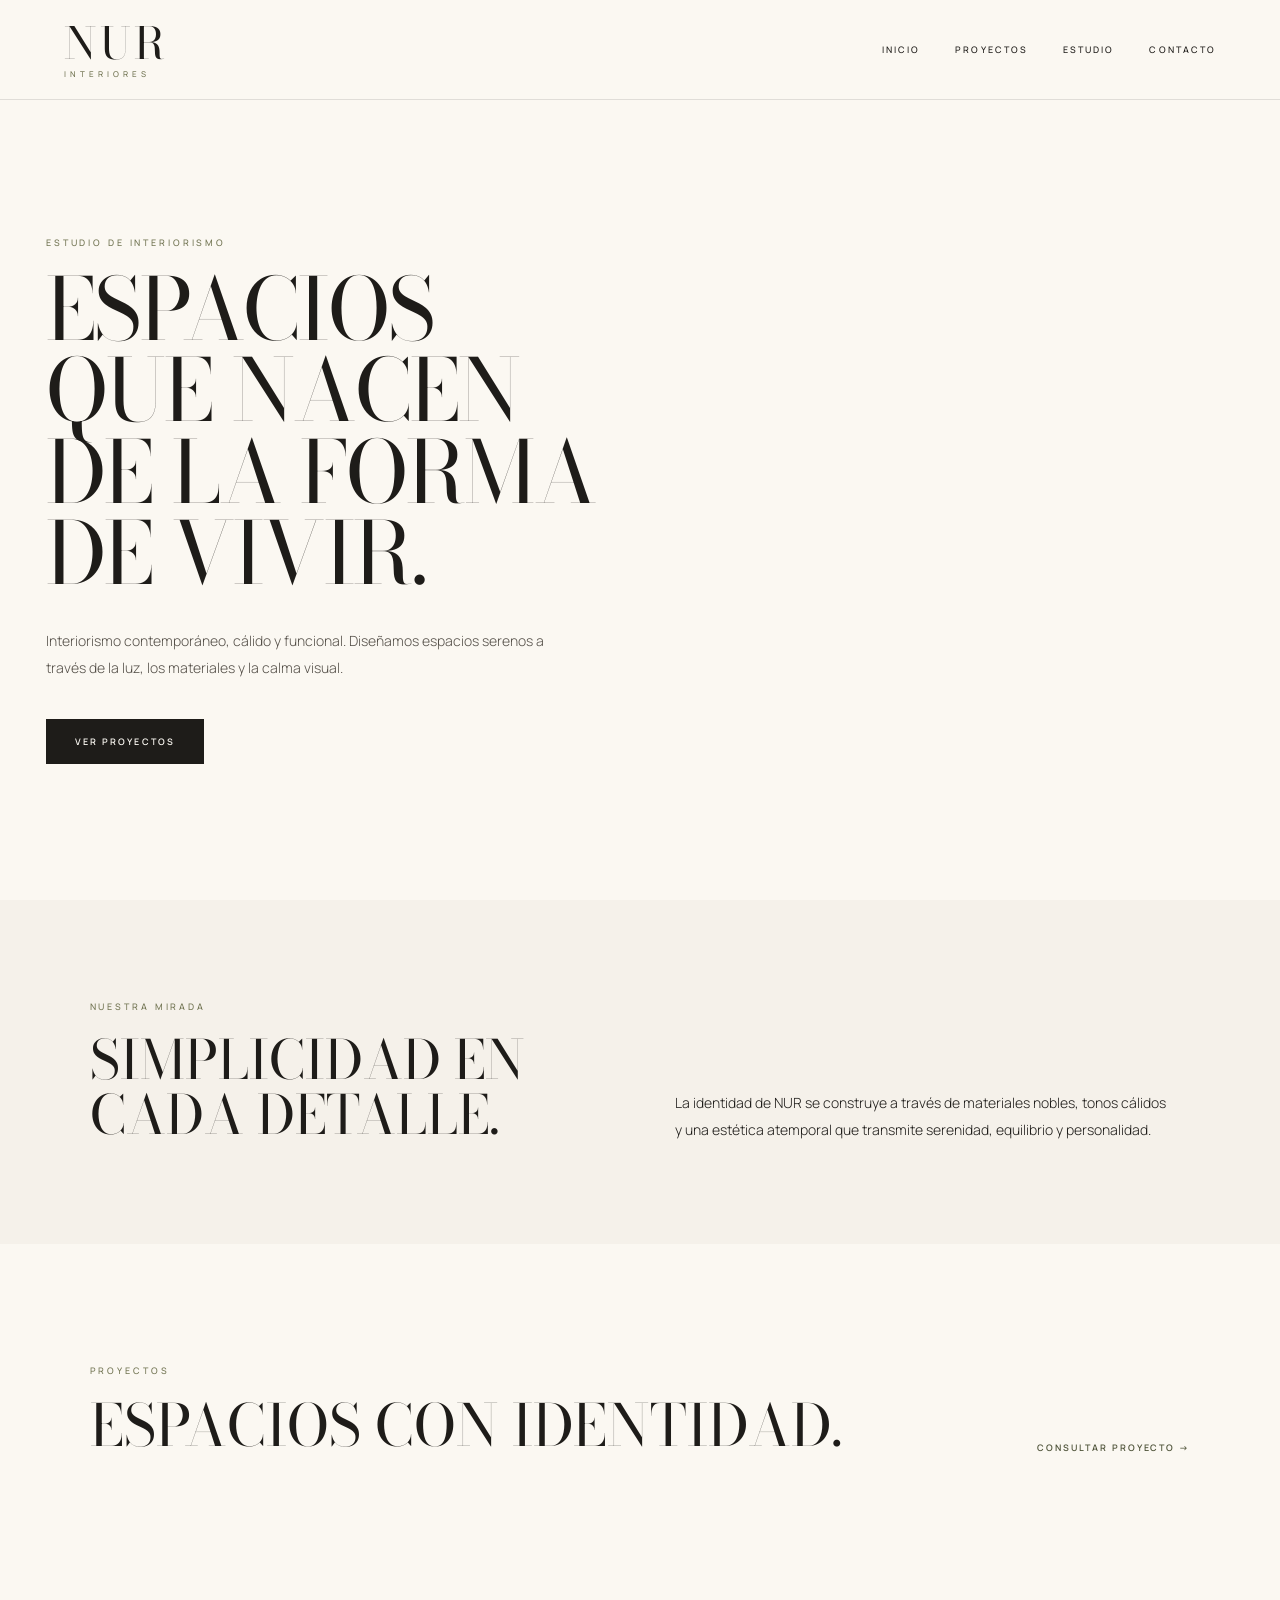
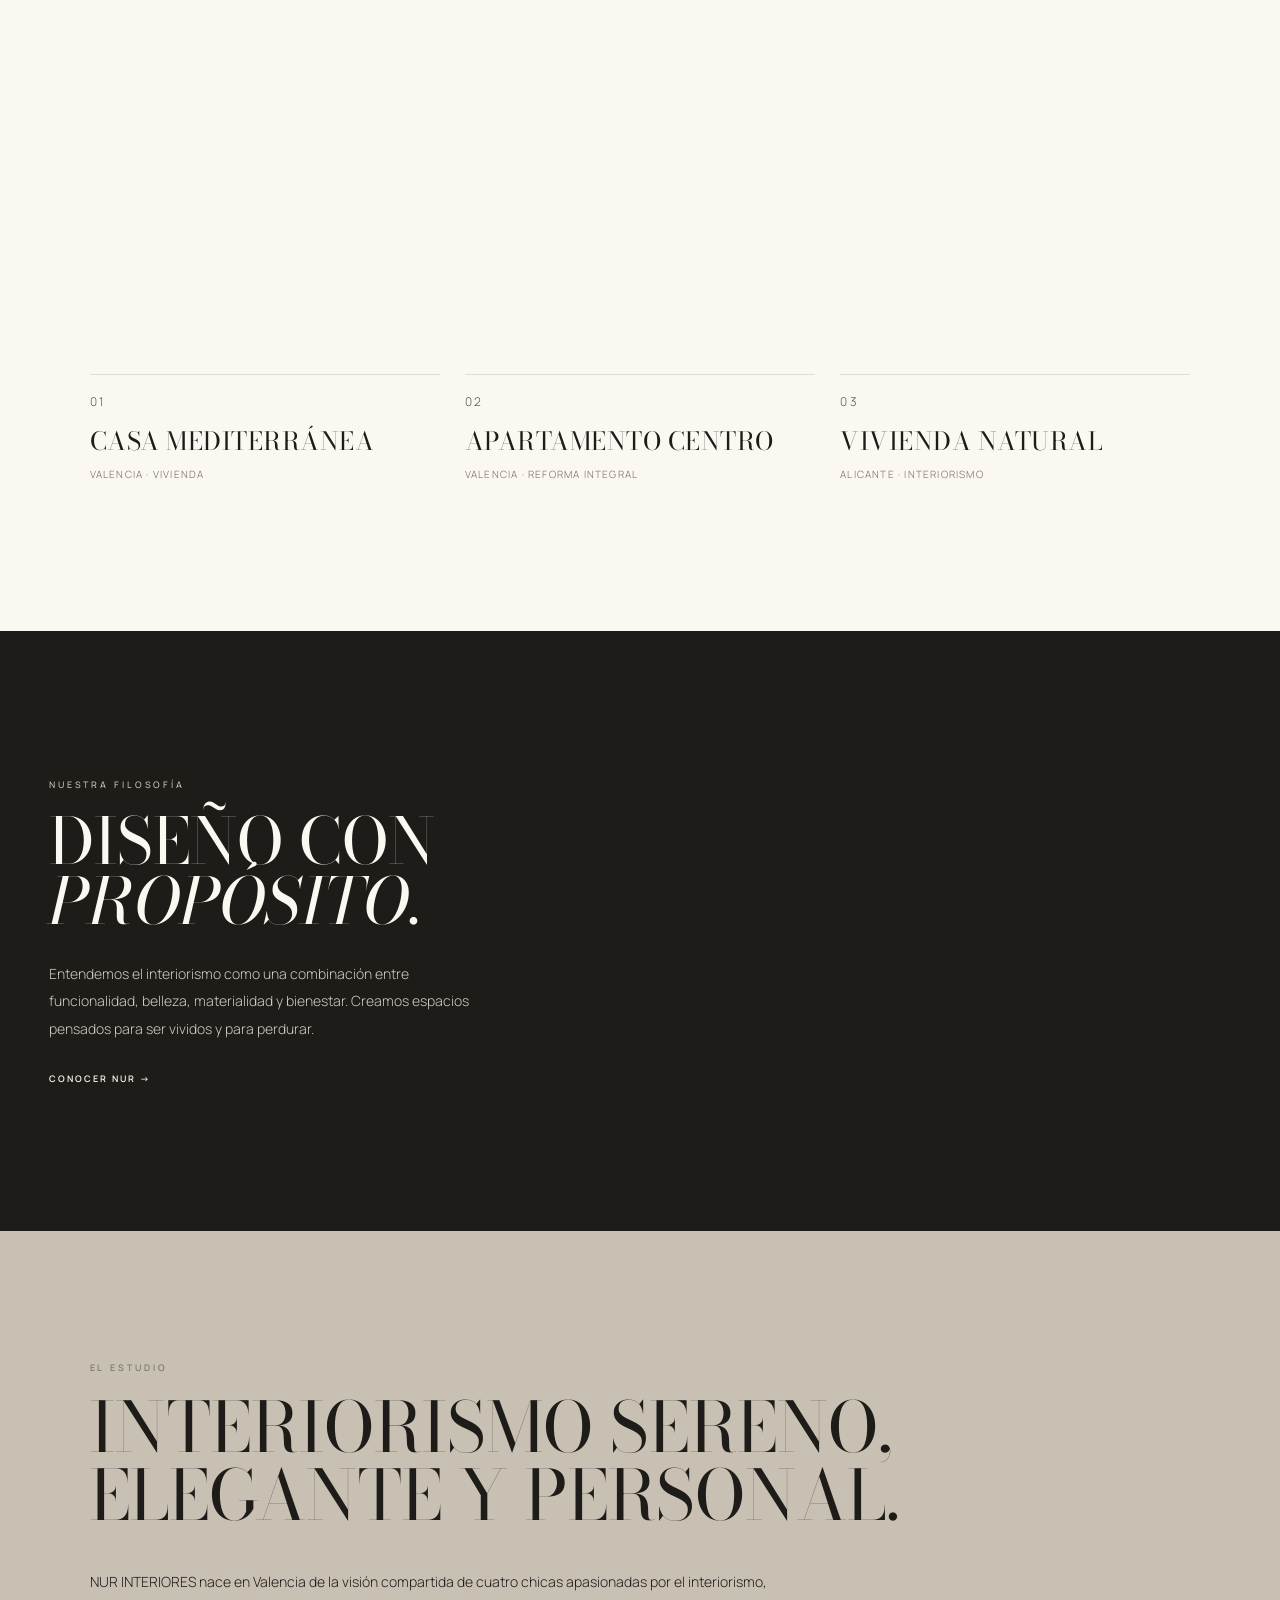
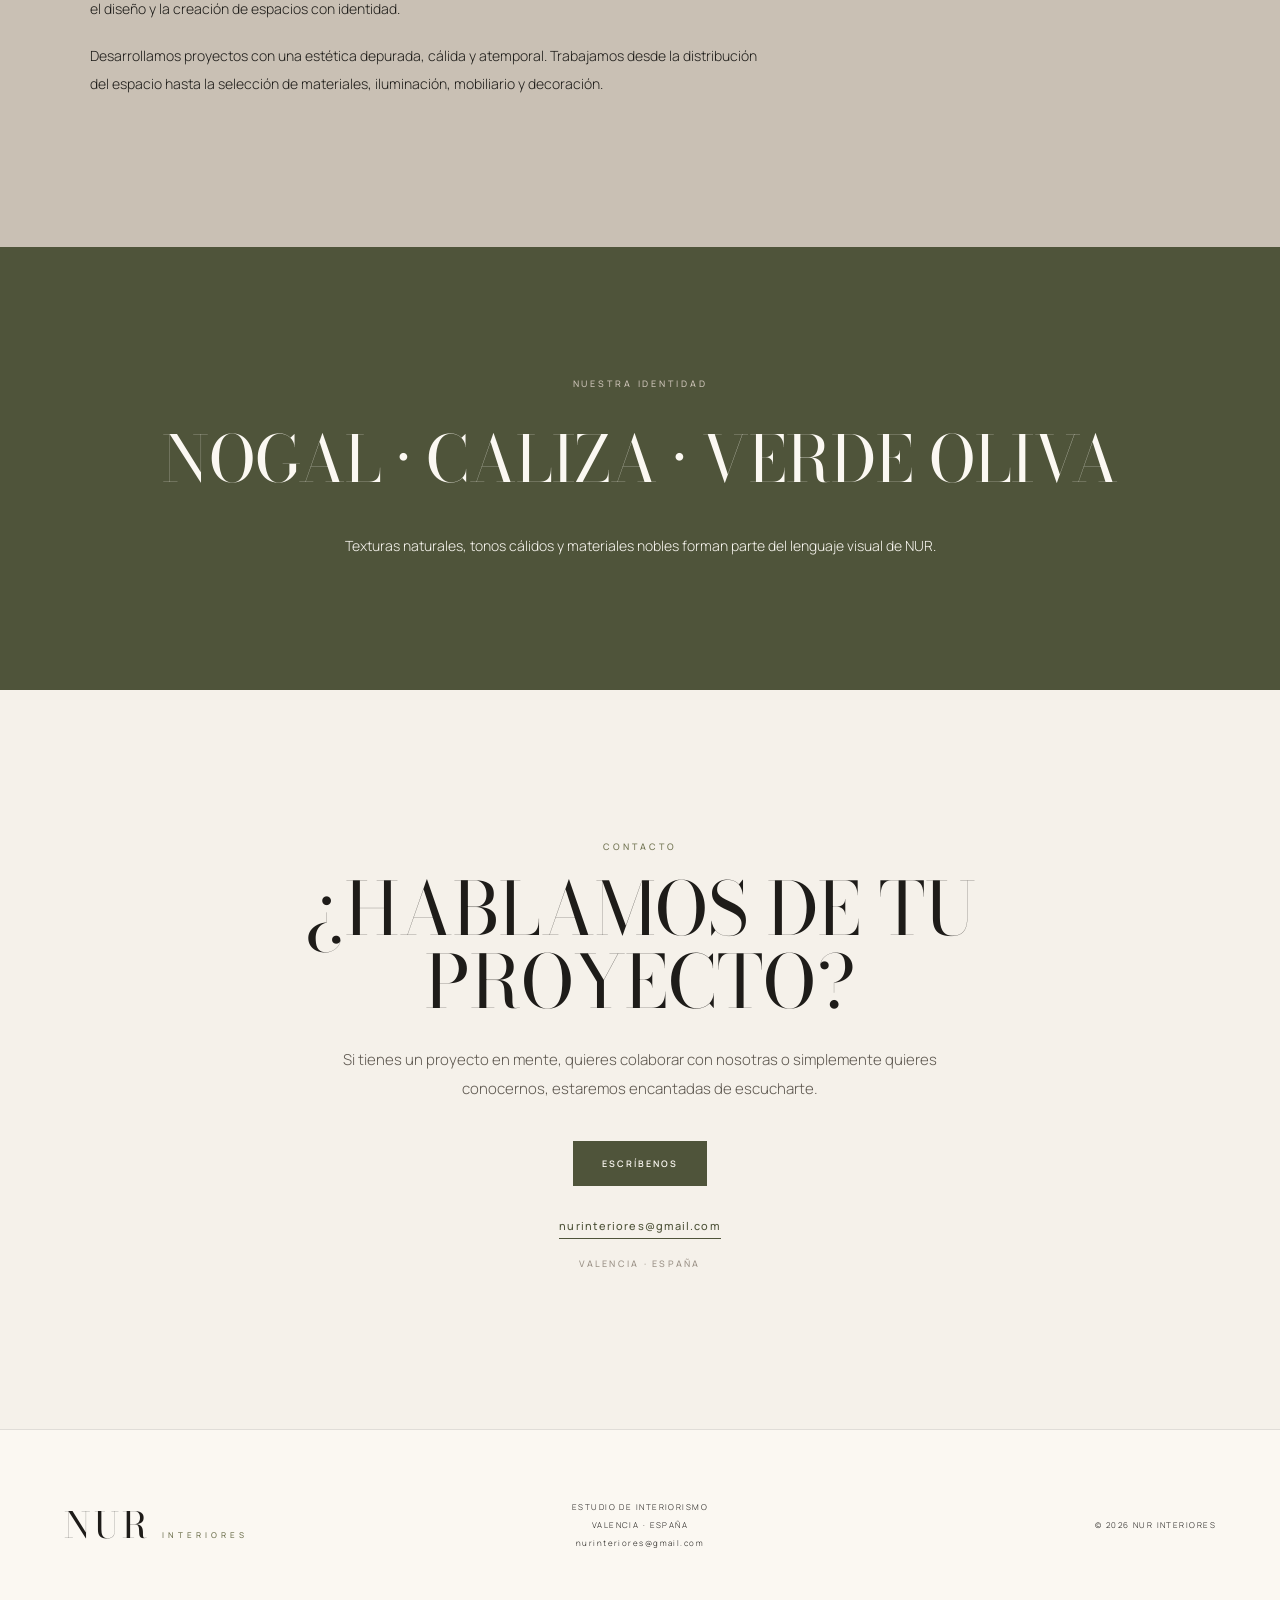
<file: index.html>
<!DOCTYPE html>
<html lang="es">

<head>
  <meta charset="UTF-8">
  <meta name="viewport" content="width=device-width, initial-scale=1.0">

  <title>NUR INTERIORES</title>

  <link rel="stylesheet" href="style.css">
</head>

<body>

  <!-- CABECERA -->

  <header class="site-header">

    <a href="index.html" class="brand">
      <span class="brand-main">NUR</span>
      <span class="brand-sub">INTERIORES</span>
    </a>

    <nav class="main-nav">
      <a href="#inicio">INICIO</a>
      <a href="#proyectos">PROYECTOS</a>
      <a href="#estudio">ESTUDIO</a>
      <a href="#contacto">CONTACTO</a>
    </nav>

  </header>


  <main>

    <!-- PORTADA -->

    <section class="hero" id="inicio">

      <div class="hero-text">

        <p class="eyebrow">
          ESTUDIO DE INTERIORISMO
        </p>

        <h1>
          ESPACIOS QUE NACEN<br>
          DE LA FORMA DE VIVIR.
        </h1>

        <p class="hero-description">
          Interiorismo contemporáneo, cálido y funcional.
          Diseñamos espacios serenos a través de la luz,
          los materiales y la calma visual.
        </p>

        <a href="#proyectos" class="button">
          VER PROYECTOS
        </a>

      </div>

      <div class="hero-image"></div>

    </section>


    <!-- INTRODUCCIÓN -->

    <section class="intro-block">

      <div class="intro-left">

        <p class="eyebrow">
          NUESTRA MIRADA
        </p>

        <h2>
          SIMPLICIDAD EN CADA DETALLE.
        </h2>

      </div>

      <div class="intro-right">

        <p>
          La identidad de NUR se construye a través de materiales nobles,
          tonos cálidos y una estética atemporal que transmite serenidad,
          equilibrio y personalidad.
        </p>

      </div>

    </section>


    <!-- PROYECTOS -->

    <section class="projects" id="proyectos">

      <div class="section-head">

        <div>

          <p class="eyebrow">
            PROYECTOS
          </p>

          <h2>
            ESPACIOS CON IDENTIDAD.
          </h2>

        </div>

        <a href="#contacto" class="text-link">
          CONSULTAR PROYECTO →
        </a>

      </div>


      <div class="project-grid">

        <!-- PROYECTO 01 -->

        <a href="proyectos/casa-mediterranea.html" class="project-card">

          <div class="project-image project-1"></div>

          <div class="project-info">

            <span class="project-number">
              01
            </span>

            <h3>
              CASA MEDITERRÁNEA
            </h3>

            <p>
              VALENCIA · VIVIENDA
            </p>

          </div>

        </a>


        <!-- PROYECTO 02 -->

        <a href="proyectos/apartamento-centro.html" class="project-card">

          <div class="project-image project-2"></div>

          <div class="project-info">

            <span class="project-number">
              02
            </span>

            <h3>
              APARTAMENTO CENTRO
            </h3>

            <p>
              VALENCIA · REFORMA INTEGRAL
            </p>

          </div>

        </a>


        <!-- PROYECTO 03 -->

        <a href="proyectos/vivienda-natural.html" class="project-card">

          <div class="project-image project-3"></div>

          <div class="project-info">

            <span class="project-number">
              03
            </span>

            <h3>
              VIVIENDA NATURAL
            </h3>

            <p>
              ALICANTE · INTERIORISMO
            </p>

          </div>

        </a>

      </div>

    </section>


    <!-- FILOSOFÍA -->

    <section class="philosophy">

      <div class="philosophy-text">

        <p class="eyebrow eyebrow-light">
          NUESTRA FILOSOFÍA
        </p>

        <h2>
          DISEÑO CON<br>
          <em>PROPÓSITO.</em>
        </h2>

        <p>
          Entendemos el interiorismo como una combinación entre
          funcionalidad, belleza, materialidad y bienestar.
          Creamos espacios pensados para ser vividos y para perdurar.
        </p>

        <a href="#estudio" class="text-link light">
          CONOCER NUR →
        </a>

      </div>

      <div class="philosophy-image"></div>

    </section>


    <!-- ESTUDIO -->

    <section class="studio" id="estudio">

      <p class="eyebrow">
        EL ESTUDIO
      </p>

      <h2>
        INTERIORISMO SERENO,<br>
        ELEGANTE Y PERSONAL.
      </h2>

      <p class="studio-text">
        NUR INTERIORES nace en Valencia de la visión compartida
        de cuatro chicas apasionadas por el interiorismo, el diseño
        y la creación de espacios con identidad.
      </p>

      <p class="studio-text">
        Desarrollamos proyectos con una estética depurada,
        cálida y atemporal. Trabajamos desde la distribución
        del espacio hasta la selección de materiales,
        iluminación, mobiliario y decoración.
      </p>

    </section>


    <!-- MATERIALES -->

    <section class="materials">

      <p class="eyebrow eyebrow-light">
        NUESTRA IDENTIDAD
      </p>

      <h2>
        NOGAL · CALIZA · VERDE OLIVA
      </h2>

      <p>
        Texturas naturales, tonos cálidos y materiales nobles
        forman parte del lenguaje visual de NUR.
      </p>

    </section>


    <!-- CONTACTO -->

    <section class="contact" id="contacto">

      <p class="eyebrow">
        CONTACTO
      </p>

      <h2>
        ¿HABLAMOS DE TU PROYECTO?
      </h2>

      <p class="contact-intro">
        Si tienes un proyecto en mente, quieres colaborar con nosotras
        o simplemente quieres conocernos, estaremos encantadas de escucharte.
      </p>

      <a href="mailto:nurinteriores@gmail.com" class="button olive">
        ESCRÍBENOS
      </a>

      <a href="mailto:nurinteriores@gmail.com" class="contact-email">
        nurinteriores@gmail.com
      </a>

      <p class="contact-location">
        VALENCIA · ESPAÑA
      </p>

    </section>

  </main>


  <!-- FOOTER -->

  <footer class="site-footer">

    <div class="footer-brand">

      <span class="brand-main footer-main">
        NUR
      </span>

      <span class="brand-sub footer-sub">
        INTERIORES
      </span>

    </div>

    <div class="footer-links">

      <p>ESTUDIO DE INTERIORISMO</p>
      <p>VALENCIA · ESPAÑA</p>

      <p>
        <a href="mailto:nurinteriores@gmail.com">
          nurinteriores@gmail.com
        </a>
      </p>

    </div>

    <div class="footer-copy">

      <p>
        © 2026 NUR INTERIORES
      </p>

    </div>

  </footer>

</body>

</html>
</file>
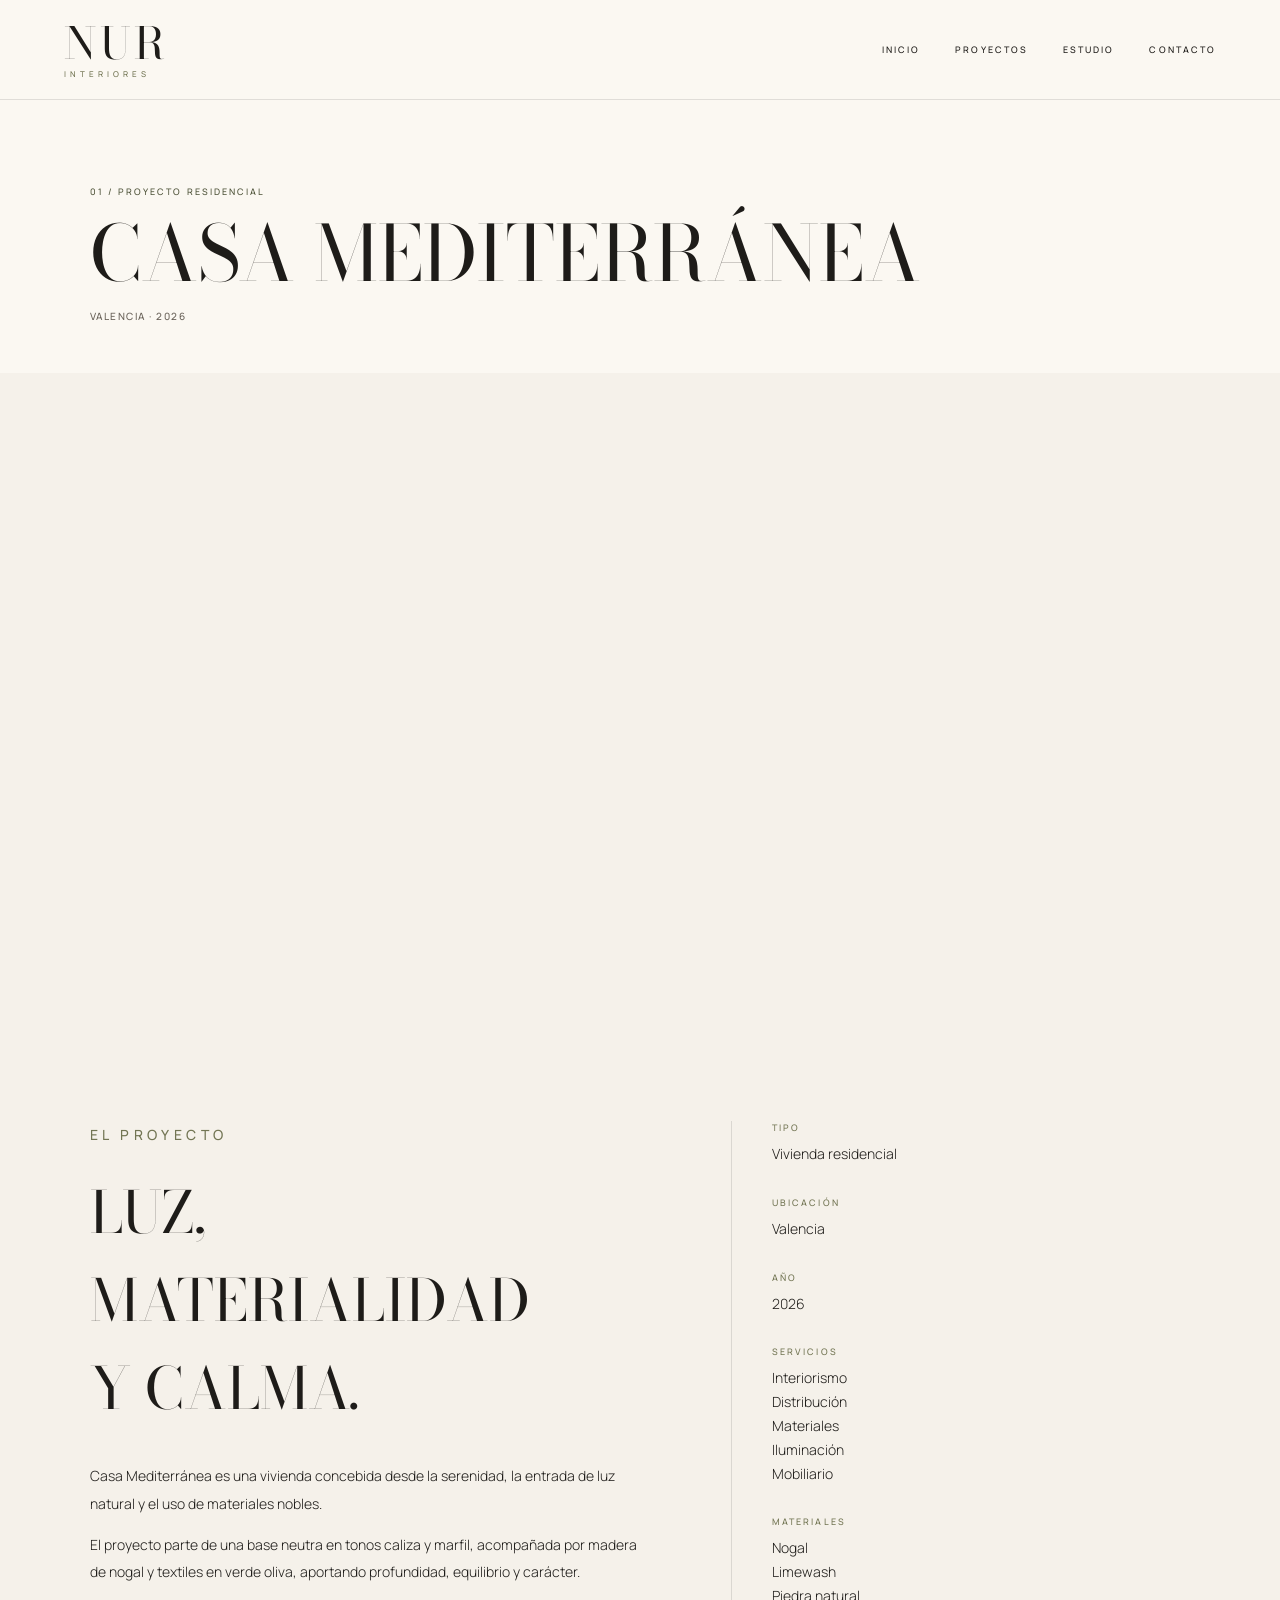
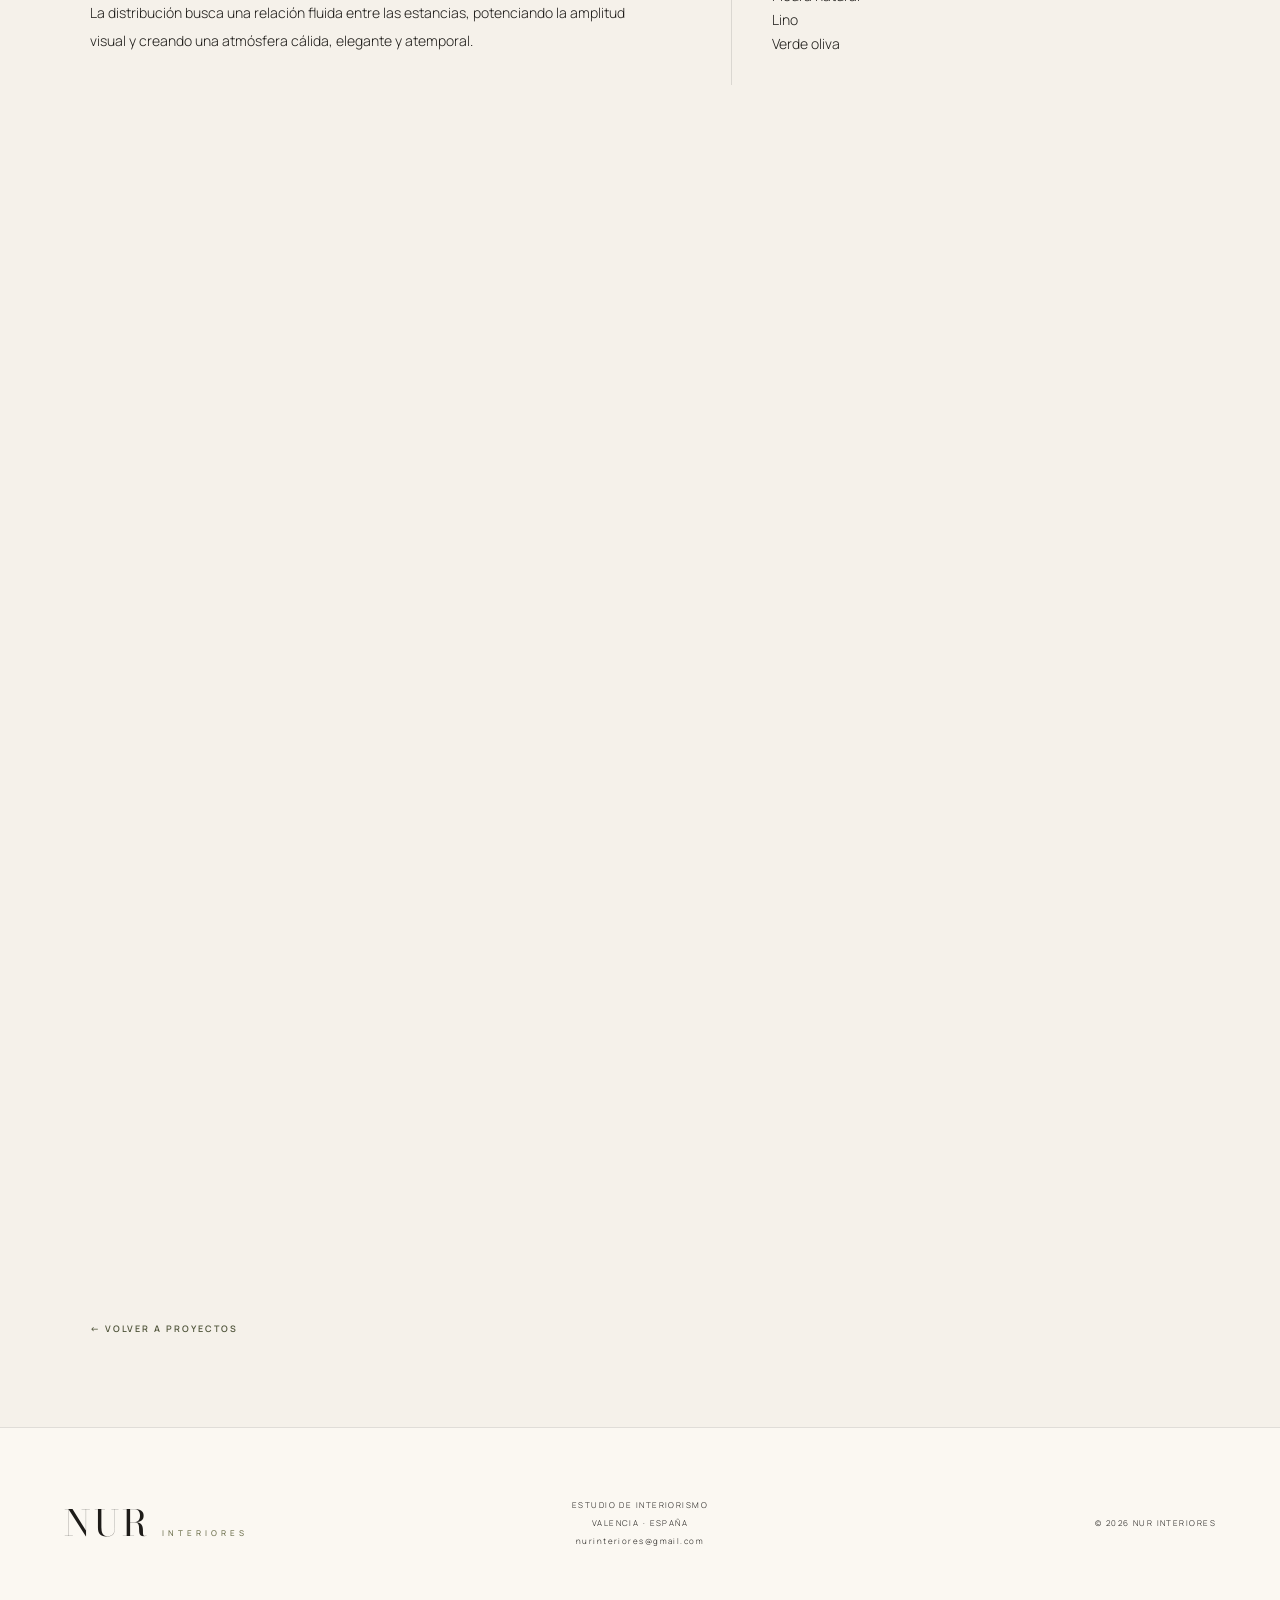
<file: proyectos/casa-mediterranea.html>
<!DOCTYPE html>
<html lang="es">

<head>

  <meta charset="UTF-8">

  <meta name="viewport" content="width=device-width, initial-scale=1.0">

  <title>CASA MEDITERRÁNEA · NUR INTERIORES</title>

  <link rel="stylesheet" href="../style.css">

</head>


<body class="project-page">


  <!-- HEADER -->

  <header class="site-header">

    <a href="../index.html" class="brand">

      <span class="brand-main">
        NUR
      </span>

      <span class="brand-sub">
        INTERIORES
      </span>

    </a>


    <nav class="main-nav">

      <a href="../index.html">
        INICIO
      </a>

      <a href="../index.html#proyectos">
        PROYECTOS
      </a>

      <a href="../index.html#estudio">
        ESTUDIO
      </a>

      <a href="../index.html#contacto">
        CONTACTO
      </a>

    </nav>

  </header>


  <main>


    <!-- PRESENTACIÓN -->

    <section class="project-hero">

      <p class="project-topline">
        01 / PROYECTO RESIDENCIAL
      </p>

      <h1>
        CASA MEDITERRÁNEA
      </h1>

      <p class="project-subtitle">
        VALENCIA · 2026
      </p>

    </section>


    <!-- PORTADA -->

    <section

      class="project-cover"

      style="
        background-image:
        url('https://images.unsplash.com/photo-1600210492493-0946911123ea?auto=format&fit=crop&w=1600&q=85');
      "

    ></section>


    <!-- INFORMACIÓN -->

    <section class="project-layout">


      <div class="project-description">

        <p class="eyebrow">
          EL PROYECTO
        </p>

        <h2>
          LUZ, MATERIALIDAD<br>
          Y CALMA.
        </h2>

        <p>
          Casa Mediterránea es una vivienda concebida desde la serenidad,
          la entrada de luz natural y el uso de materiales nobles.
        </p>

        <p>
          El proyecto parte de una base neutra en tonos caliza y marfil,
          acompañada por madera de nogal y textiles en verde oliva,
          aportando profundidad, equilibrio y carácter.
        </p>

        <p>
          La distribución busca una relación fluida entre las estancias,
          potenciando la amplitud visual y creando una atmósfera cálida,
          elegante y atemporal.
        </p>

      </div>


      <!-- DATOS -->

      <aside class="project-meta">


        <div class="project-meta-block">

          <span>
            TIPO
          </span>

          <p>
            Vivienda residencial
          </p>

        </div>


        <div class="project-meta-block">

          <span>
            UBICACIÓN
          </span>

          <p>
            Valencia
          </p>

        </div>


        <div class="project-meta-block">

          <span>
            AÑO
          </span>

          <p>
            2026
          </p>

        </div>


        <div class="project-meta-block">

          <span>
            SERVICIOS
          </span>

          <p>
            Interiorismo<br>
            Distribución<br>
            Materiales<br>
            Iluminación<br>
            Mobiliario
          </p>

        </div>


        <div class="project-meta-block">

          <span>
            MATERIALES
          </span>

          <p>
            Nogal<br>
            Limewash<br>
            Piedra natural<br>
            Lino<br>
            Verde oliva
          </p>

        </div>


      </aside>

    </section>


    <!-- GALERÍA -->

    <section class="project-gallery">


      <div

        class="large"

        style="
          background-image:
          url('https://images.unsplash.com/photo-1505693416388-ac5ce068fe85?auto=format&fit=crop&w=1600&q=85');
        "

      ></div>


      <div

        style="
          background-image:
          url('https://images.unsplash.com/photo-1484154218962-a197022b5858?auto=format&fit=crop&w=1200&q=85');
        "

      ></div>


      <div

        style="
          background-image:
          url('https://images.unsplash.com/photo-1618221195710-dd6b41faaea6?auto=format&fit=crop&w=1200&q=85');
        "

      ></div>


    </section>


    <!-- VOLVER -->

    <section class="project-nav">

      <a
        href="../index.html#proyectos"
        class="text-link"
      >
        ← VOLVER A PROYECTOS
      </a>

    </section>


  </main>


  <!-- FOOTER -->

  <footer class="site-footer">


    <div class="footer-brand">

      <span class="brand-main footer-main">
        NUR
      </span>

      <span class="brand-sub footer-sub">
        INTERIORES
      </span>

    </div>


    <div class="footer-links">

      <p>
        ESTUDIO DE INTERIORISMO
      </p>

      <p>
        VALENCIA · ESPAÑA
      </p>

      <p>
        <a href="mailto:nurinteriores@gmail.com">
          nurinteriores@gmail.com
        </a>
      </p>

    </div>


    <div class="footer-copy">

      <p>
        © 2026 NUR INTERIORES
      </p>

    </div>


  </footer>


</body>

</html>
</file>
<file: style.css>
@import url('https://fonts.googleapis.com/css2?family=Bodoni+Moda:opsz,wght@6..96,400;6..96,500;6..96,600&family=Manrope:wght@300;400;500;600&display=swap');


/* ========================================
   IDENTIDAD NUR
======================================== */

:root {

  --walnut: #4A3224;

  --limewash: #C9C0B4;

  --olive: #4F543A;

  --olive-soft: #727553;

  --ivory: #F5F1EA;

  --warm-white: #FBF8F2;

  --charcoal: #1E1C19;

  --stone: #9C9388;

  --border: rgba(30, 28, 25, 0.12);

}


/* ========================================
   GENERAL
======================================== */

* {
  box-sizing: border-box;
}

html {
  scroll-behavior: smooth;
}

body {

  margin: 0;

  background: var(--ivory);

  color: var(--charcoal);

  font-family: "Manrope", sans-serif;

  font-weight: 300;

}

a {

  color: inherit;

  text-decoration: none;

}

img {

  display: block;

  max-width: 100%;

}


/* ========================================
   TIPOGRAFÍA
======================================== */

h1,
h2,
h3 {

  margin: 0;

  font-family: "Bodoni Moda", serif;

  font-weight: 400;

}

em {

  font-family: "Bodoni Moda", serif;

  font-weight: 400;

}


/* ========================================
   HEADER
======================================== */

.site-header {

  height: 100px;

  padding: 0 5%;

  display: flex;

  align-items: center;

  justify-content: space-between;

  background: var(--warm-white);

  border-bottom: 1px solid var(--border);

}


/* LOGO */

.brand {

  display: flex;

  flex-direction: column;

  line-height: 1;

}

.brand-main {

  font-family: "Bodoni Moda", serif;

  font-size: 44px;

  font-weight: 400;

  letter-spacing: 0.08em;

  color: var(--charcoal);

}

.brand-sub {

  margin-top: 5px;

  font-size: 8px;

  font-weight: 500;

  letter-spacing: 0.5em;

  color: var(--olive-soft);

}


/* MENÚ */

.main-nav {

  display: flex;

  gap: 35px;

}

.main-nav a {

  position: relative;

  font-size: 9px;

  font-weight: 500;

  letter-spacing: 0.23em;

}

.main-nav a::after {

  content: "";

  position: absolute;

  bottom: -8px;

  left: 0;

  width: 0;

  height: 1px;

  background: var(--olive);

  transition: 0.3s ease;

}

.main-nav a:hover::after {

  width: 100%;

}


/* ========================================
   ELEMENTOS GENERALES
======================================== */

.eyebrow {

  margin: 0 0 20px;

  font-size: 9px;

  font-weight: 500;

  letter-spacing: 0.32em;

  text-transform: uppercase;

  color: var(--olive-soft);

}

.eyebrow-light {

  color: var(--limewash);

}


/* BOTONES */

.button {

  display: inline-block;

  width: fit-content;

  padding: 16px 29px;

  background: var(--charcoal);

  color: var(--warm-white);

  font-size: 9px;

  font-weight: 600;

  letter-spacing: 0.23em;

  transition: 0.3s ease;

}

.button:hover {

  background: var(--olive);

}

.button.olive {

  background: var(--olive);

}

.button.olive:hover {

  background: var(--walnut);

}


/* LINKS */

.text-link {

  font-size: 9px;

  font-weight: 600;

  letter-spacing: 0.22em;

  color: var(--olive);

}

.text-link.light {

  color: var(--warm-white);

}


/* ========================================
   HERO
======================================== */

.hero {

  min-height: calc(100vh - 100px);

  display: grid;

  grid-template-columns: 1.05fr 1fr;

  background: var(--warm-white);

}

.hero-text {

  padding: 8% 8% 8% 7%;

  display: flex;

  flex-direction: column;

  justify-content: center;

}

.hero h1 {

  margin-bottom: 32px;

  font-size: clamp(52px, 6.7vw, 100px);

  line-height: 0.95;

  letter-spacing: -0.02em;

}

.hero-description {

  max-width: 500px;

  margin: 0 0 38px;

  font-size: 14px;

  line-height: 1.95;

  color: #544f48;

}

.hero-image {

  min-height: 650px;

  background-image:
    url("https://images.unsplash.com/photo-1505693416388-ac5ce068fe85?auto=format&fit=crop&w=1600&q=85");

  background-size: cover;

  background-position: center;

}


/* ========================================
   INTRO
======================================== */

.intro-block {

  padding: 100px 7%;

  display: grid;

  grid-template-columns: 1fr 1fr;

  gap: 70px;

  background: var(--ivory);

}

.intro-left h2 {

  max-width: 520px;

  font-size: clamp(38px, 4.2vw, 62px);

  line-height: 1.03;

}

.intro-right {

  display: flex;

  align-items: flex-end;

}

.intro-right p {

  max-width: 500px;

  margin: 0;

  font-size: 14px;

  line-height: 1.95;

}


/* ========================================
   PROYECTOS
======================================== */

.projects {

  padding: 120px 7% 150px;

  background: var(--warm-white);

}

.section-head {

  margin-bottom: 60px;

  display: flex;

  align-items: flex-end;

  justify-content: space-between;

  gap: 30px;

}

.section-head h2 {

  font-size: clamp(40px, 4.5vw, 68px);

  line-height: 1;

}

.project-grid {

  display: grid;

  grid-template-columns: repeat(3, 1fr);

  gap: 25px;

}

.project-card {

  display: block;

}

.project-image {

  height: 460px;

  background-size: cover;

  background-position: center;

  transition: transform 0.4s ease;

}

.project-card:hover .project-image {

  transform: scale(0.99);

}


/* IMÁGENES TEMPORALES */

.project-1 {

  background-image:
    url("https://images.unsplash.com/photo-1600210492493-0946911123ea?auto=format&fit=crop&w=1200&q=85");

}

.project-2 {

  background-image:
    url("https://images.unsplash.com/photo-1494526585095-c41746248156?auto=format&fit=crop&w=1200&q=85");

}

.project-3 {

  background-image:
    url("https://images.unsplash.com/photo-1484154218962-a197022b5858?auto=format&fit=crop&w=1200&q=85");

}


/* INFORMACIÓN */

.project-info {

  padding-top: 18px;

  border-top: 1px solid var(--border);

}

.project-number {

  display: block;

  margin-bottom: 12px;

  font-size: 12px;

  letter-spacing: 0.2em;

  color: var(--olive);

}

.project-info h3 {

  margin-bottom: 7px;

  font-size: 25px;

  letter-spacing: 0.02em;

}

.project-info p {

  margin: 0;

  font-size: 10px;

  letter-spacing: 0.12em;

  color: #716b63;

}


/* ========================================
   FILOSOFÍA
======================================== */

.philosophy {

  min-height: 600px;

  display: grid;

  grid-template-columns: 0.85fr 1.15fr;

  background: var(--charcoal);

  color: var(--warm-white);

}

.philosophy-text {

  padding: 90px 9%;

  display: flex;

  flex-direction: column;

  justify-content: center;

}

.philosophy h2 {

  margin-bottom: 28px;

  font-size: clamp(42px, 5vw, 70px);

  line-height: 0.95;

}

.philosophy h2 em {

  font-style: italic;

}

.philosophy p:not(.eyebrow) {

  max-width: 440px;

  margin: 0 0 30px;

  font-size: 14px;

  line-height: 1.95;

  color: #d2cbc1;

}

.philosophy-image {

  background-image:
    url("https://images.unsplash.com/photo-1618221195710-dd6b41faaea6?auto=format&fit=crop&w=1600&q=85");

  background-size: cover;

  background-position: center;

}


/* ========================================
   ESTUDIO
======================================== */

.studio {

  padding: 130px 7%;

  background: var(--limewash);

}

.studio h2 {

  max-width: 900px;

  margin-bottom: 38px;

  font-size: clamp(42px, 5.4vw, 76px);

  line-height: 0.98;

}

.studio-text {

  max-width: 680px;

  margin-bottom: 20px;

  font-size: 14px;

  line-height: 1.95;

}


/* ========================================
   MATERIALES
======================================== */

.materials {

  padding: 130px 7%;

  text-align: center;

  background: var(--olive);

  color: var(--warm-white);

}

.materials h2 {

  margin-bottom: 25px;

  font-size: clamp(38px, 5vw, 68px);

}

.materials p:not(.eyebrow) {

  max-width: 620px;

  margin: 0 auto;

  font-size: 14px;

  line-height: 1.9;

}


/* ========================================
   CONTACTO
======================================== */

.contact {

  padding: 150px 7%;

  text-align: center;

  background: var(--ivory);

}

.contact h2 {

  margin-bottom: 26px;

  font-size: clamp(46px, 5.7vw, 82px);

  line-height: 1;

}

.contact-intro {

  max-width: 620px;

  margin: 0 auto 38px;

  font-size: 15px;

  line-height: 1.95;

  color: #5d574f;

}

.contact-email {

  display: block;

  width: fit-content;

  margin: 32px auto 0;

  padding-bottom: 5px;

  border-bottom: 1px solid var(--olive);

  color: var(--olive);

  font-size: 11px;

  font-weight: 500;

  letter-spacing: 0.10em;

}

.contact-location {

  margin-top: 18px;

  font-size: 9px;

  font-weight: 500;

  letter-spacing: 0.25em;

  color: var(--stone);

}


/* ========================================
   FOOTER
======================================== */

.site-footer {

  min-height: 190px;

  padding: 45px 5%;

  display: grid;

  grid-template-columns: 1fr 1fr 1fr;

  gap: 30px;

  align-items: center;

  background: var(--warm-white);

  border-top: 1px solid var(--border);

}

.footer-main {

  font-size: 36px;

}

.footer-links {

  text-align: center;

}

.footer-links p,
.footer-copy p {

  margin: 7px 0;

  font-size: 8px;

  letter-spacing: 0.18em;

}

.footer-copy {

  text-align: right;

}


/* ========================================
   PÁGINA DE PROYECTO
======================================== */

.project-page {

  background: var(--ivory);

}

.project-hero {

  padding: 85px 7% 50px;

  background: var(--warm-white);

}

.project-topline {

  margin: 0 0 20px;

  font-size: 9px;

  font-weight: 500;

  letter-spacing: 0.23em;

  color: var(--olive);

}

.project-hero h1 {

  margin-bottom: 18px;

  font-size: clamp(50px, 6vw, 88px);

  line-height: 0.95;

}

.project-subtitle {

  margin: 0;

  font-size: 10px;

  font-weight: 500;

  letter-spacing: 0.15em;

  color: #686158;

}


/* PORTADA PROYECTO */

.project-cover {

  height: 72vh;

  min-height: 450px;

  background-size: cover;

  background-position: center;

}


/* INFORMACIÓN */

.project-layout {

  padding: 100px 7%;

  display: grid;

  grid-template-columns: 1.1fr 0.9fr;

  gap: 80px;

}

.project-description h2 {

  margin-bottom: 30px;

  font-size: clamp(38px, 4.5vw, 64px);

}

.project-description p {

  max-width: 680px;

  font-size: 14px;

  line-height: 1.95;

}

.project-meta {

  padding-left: 40px;

  border-left: 1px solid var(--border);

}

.project-meta-block {

  margin-bottom: 30px;

}

.project-meta-block span {

  display: block;

  margin-bottom: 8px;

  font-size: 9px;

  font-weight: 500;

  letter-spacing: 0.23em;

  color: var(--olive-soft);

}

.project-meta-block p {

  margin: 0;

  font-size: 14px;

  line-height: 1.7;

}


/* GALERÍA */

.project-gallery {

  padding: 0 7% 110px;

  display: grid;

  grid-template-columns: 1fr 1fr;

  gap: 20px;

}

.project-gallery div {

  min-height: 350px;

  background-size: cover;

  background-position: center;

}

.project-gallery .large {

  min-height: 650px;

  grid-column: span 2;

}


/* VOLVER */

.project-nav {

  padding: 0 7% 90px;

}


/* ========================================
   RESPONSIVE
======================================== */

@media (max-width: 900px) {

  .site-header {

    height: 90px;

  }

  .main-nav {

    display: none;

  }

  .brand-main {

    font-size: 36px;

  }

  .hero {

    grid-template-columns: 1fr;

  }

  .hero-image {

    min-height: 500px;

  }

  .intro-block {

    grid-template-columns: 1fr;

  }

  .project-grid {

    grid-template-columns: 1fr;

  }

  .project-image {

    height: 500px;

  }

  .philosophy {

    grid-template-columns: 1fr;

  }

  .philosophy-image {

    min-height: 500px;

  }

  .project-layout {

    grid-template-columns: 1fr;

  }

  .project-meta {

    padding-left: 0;

    padding-top: 40px;

    border-left: none;

    border-top: 1px solid var(--border);

  }

  .project-gallery {

    grid-template-columns: 1fr;

  }

  .project-gallery .large {

    grid-column: span 1;

  }

  .site-footer {

    grid-template-columns: 1fr;

  }

  .footer-links,
  .footer-copy {

    text-align: left;

  }

}
</file>
